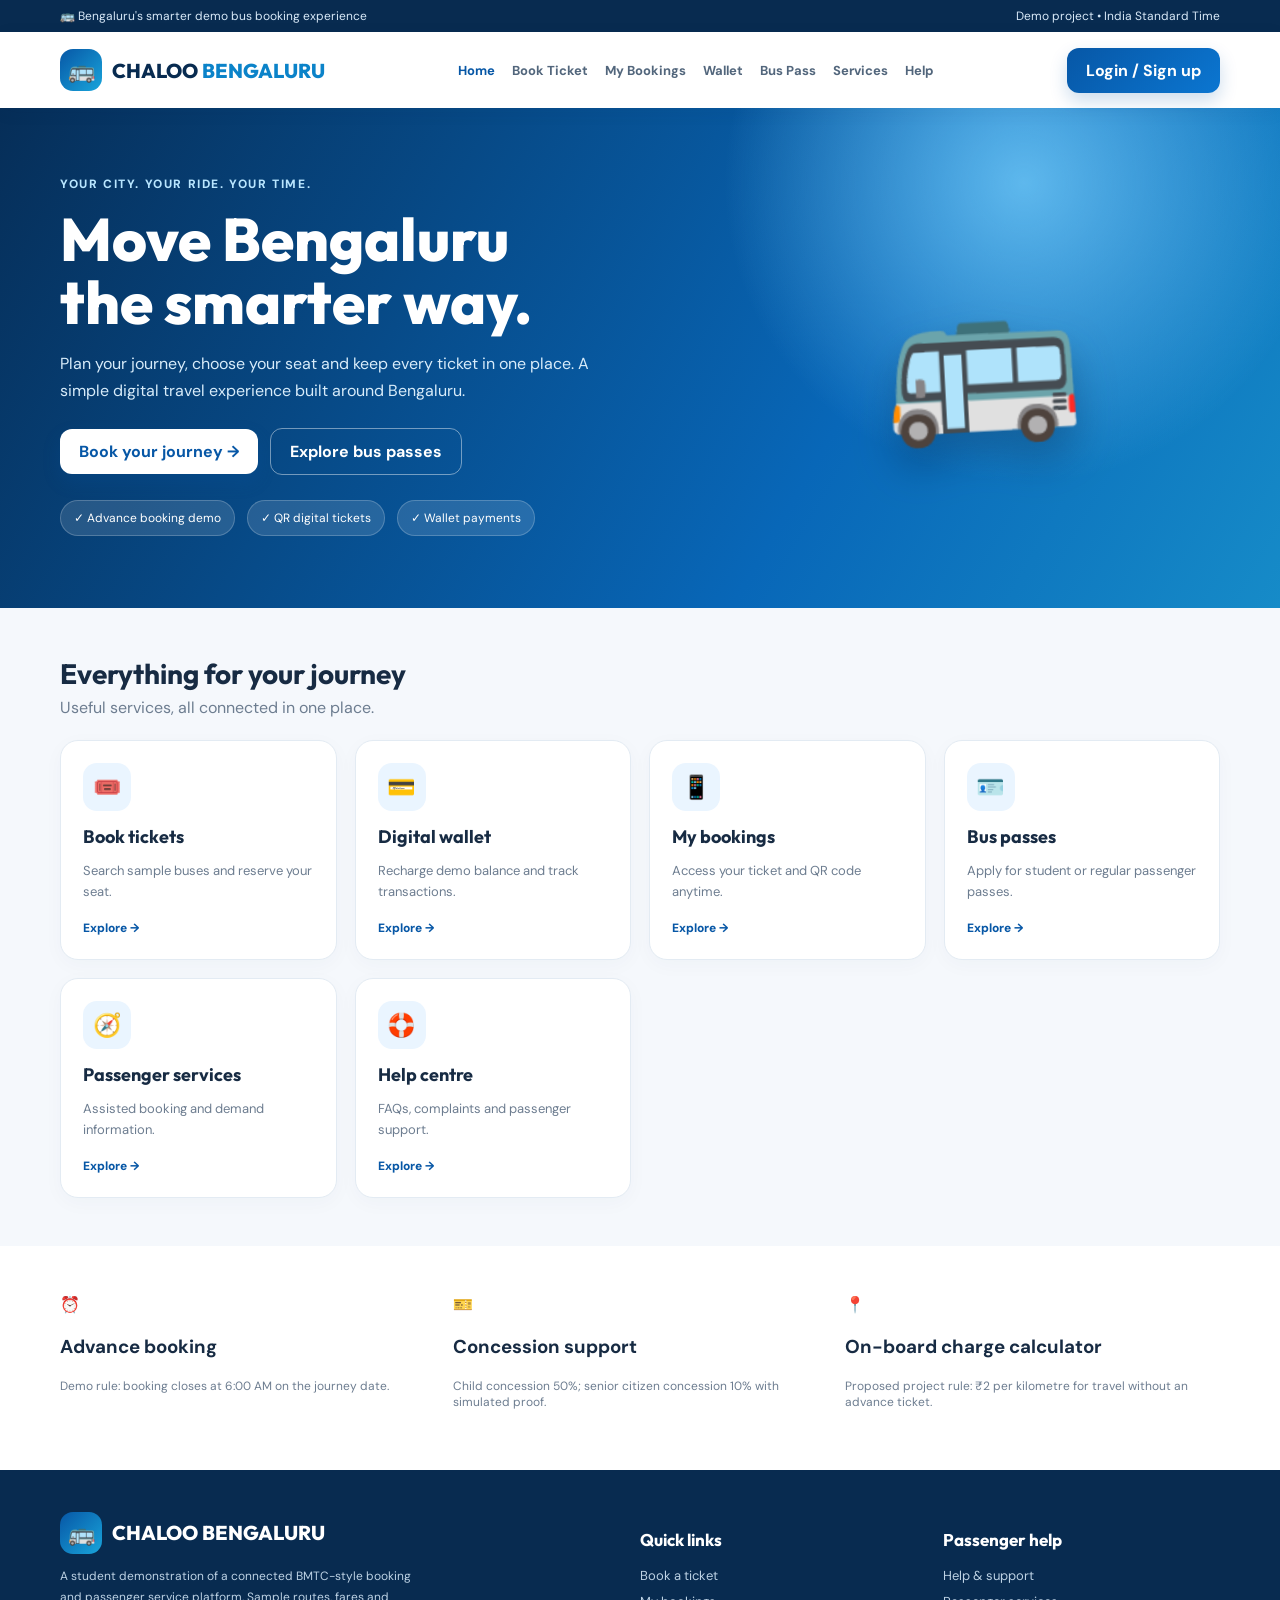
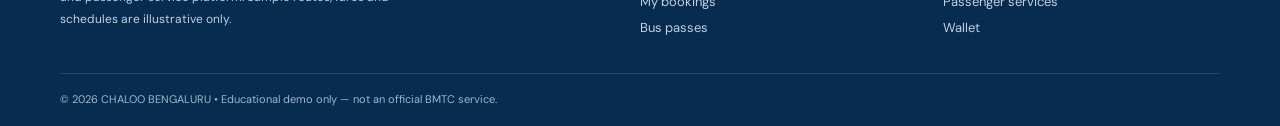
<file: index.html>
<!DOCTYPE html>
<html lang="en">
<head>
  <meta charset="UTF-8"><meta name="viewport" content="width=device-width, initial-scale=1.0">
  <meta name="theme-color" content="#0757a6">
  <title>Home | CHALOO BENGALURU</title>
  <link rel="preconnect" href="https://fonts.googleapis.com">
  <link href="https://fonts.googleapis.com/css2?family=DM+Sans:wght@400;500;600;700;800&family=Outfit:wght@500;600;700;800&display=swap" rel="stylesheet">
  <link rel="stylesheet" href="css/style.css">
</head>
<body data-page="index">
  <div id="app"></div>
  <script src="js/script.js"></script>
</body>
</html>
</file>
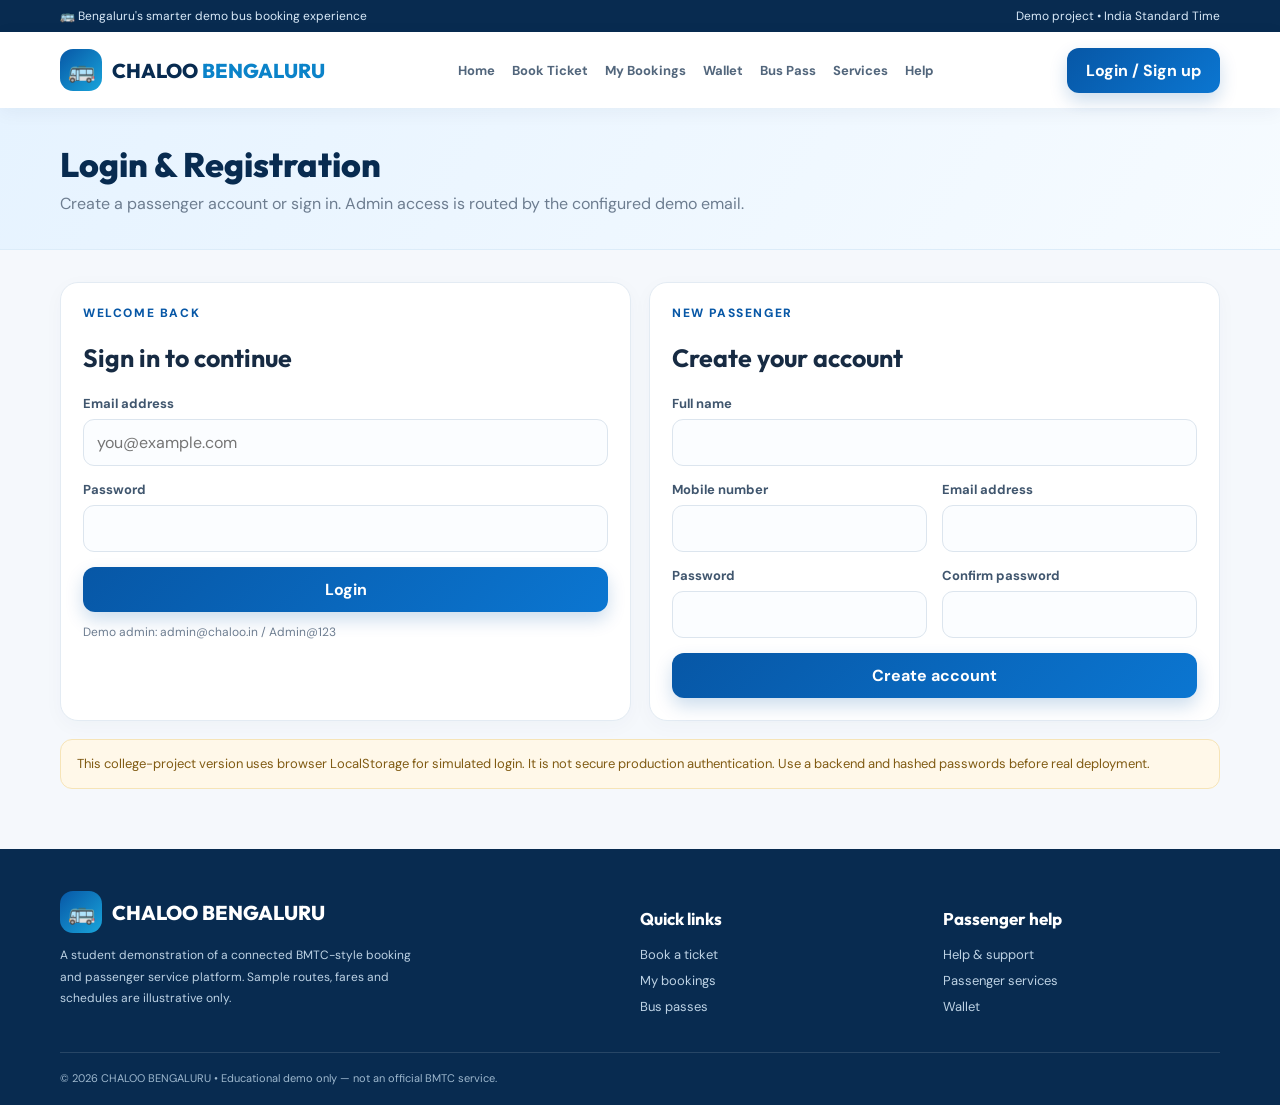
<file: admin.html>
<!DOCTYPE html>
<html lang="en">
<head>
  <meta charset="UTF-8"><meta name="viewport" content="width=device-width, initial-scale=1.0">
  <meta name="theme-color" content="#0757a6">
  <title>Admin Dashboard | CHALOO BENGALURU</title>
  <link rel="preconnect" href="https://fonts.googleapis.com">
  <link href="https://fonts.googleapis.com/css2?family=DM+Sans:wght@400;500;600;700;800&family=Outfit:wght@500;600;700;800&display=swap" rel="stylesheet">
  <link rel="stylesheet" href="css/style.css">
</head>
<body data-page="admin">
  <div id="app"></div>
  <script src="js/script.js"></script>
</body>
</html>
</file>
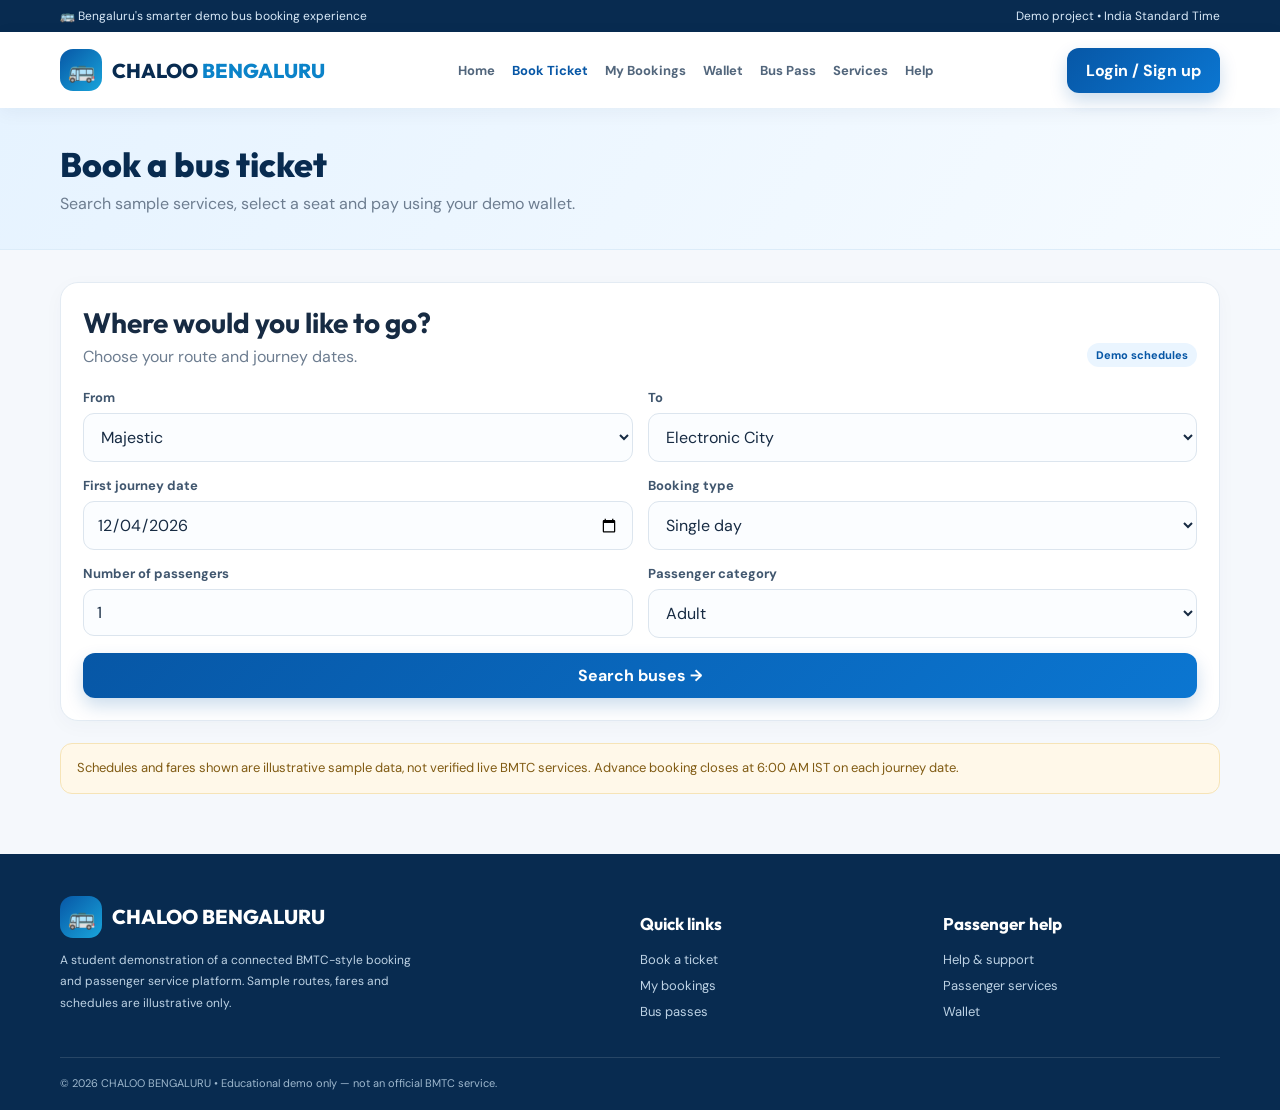
<file: booking.html>
<!DOCTYPE html>
<html lang="en">
<head>
  <meta charset="UTF-8"><meta name="viewport" content="width=device-width, initial-scale=1.0">
  <meta name="theme-color" content="#0757a6">
  <title>Book a Ticket | CHALOO BENGALURU</title>
  <link rel="preconnect" href="https://fonts.googleapis.com">
  <link href="https://fonts.googleapis.com/css2?family=DM+Sans:wght@400;500;600;700;800&family=Outfit:wght@500;600;700;800&display=swap" rel="stylesheet">
  <link rel="stylesheet" href="css/style.css">
</head>
<body data-page="booking">
  <div id="app"></div>
  <script src="js/script.js"></script>
</body>
</html>
</file>
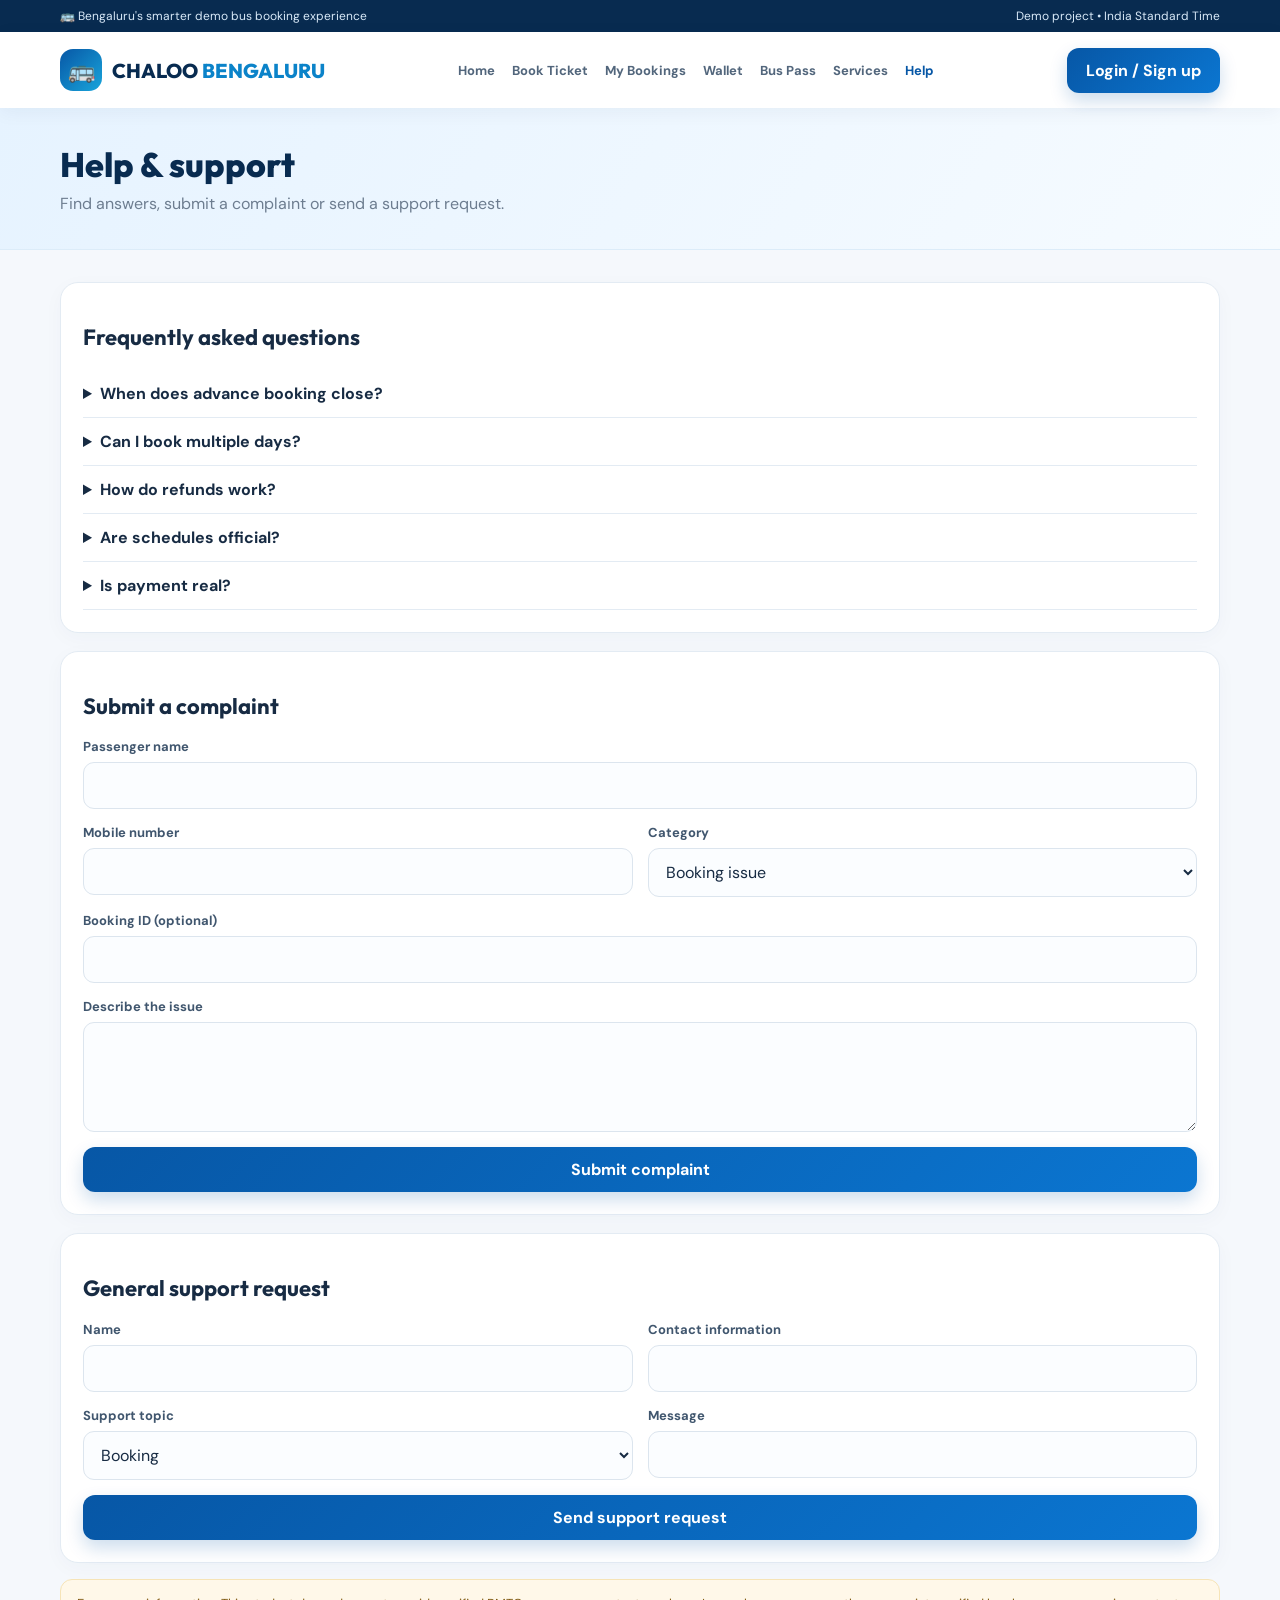
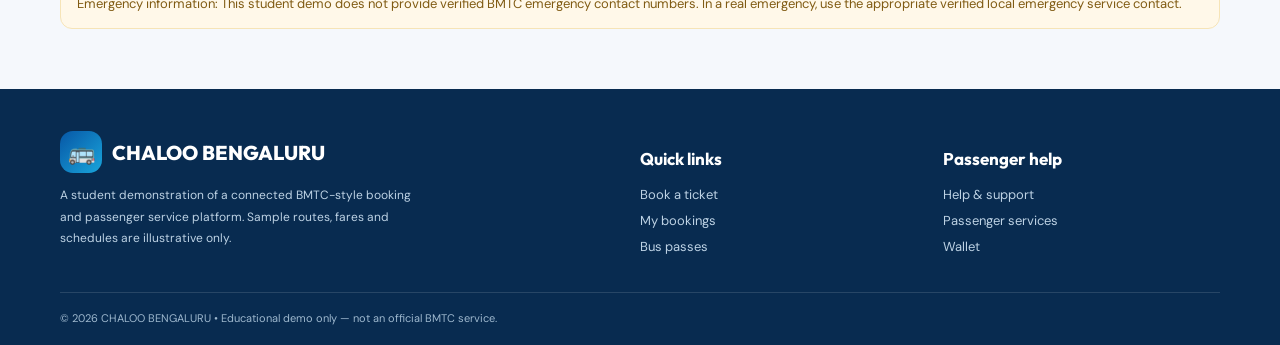
<file: help.html>
<!DOCTYPE html>
<html lang="en">
<head>
  <meta charset="UTF-8"><meta name="viewport" content="width=device-width, initial-scale=1.0">
  <meta name="theme-color" content="#0757a6">
  <title>Help & Support | CHALOO BENGALURU</title>
  <link rel="preconnect" href="https://fonts.googleapis.com">
  <link href="https://fonts.googleapis.com/css2?family=DM+Sans:wght@400;500;600;700;800&family=Outfit:wght@500;600;700;800&display=swap" rel="stylesheet">
  <link rel="stylesheet" href="css/style.css">
</head>
<body data-page="help">
  <div id="app"></div>
  <script src="js/script.js"></script>
</body>
</html>
</file>
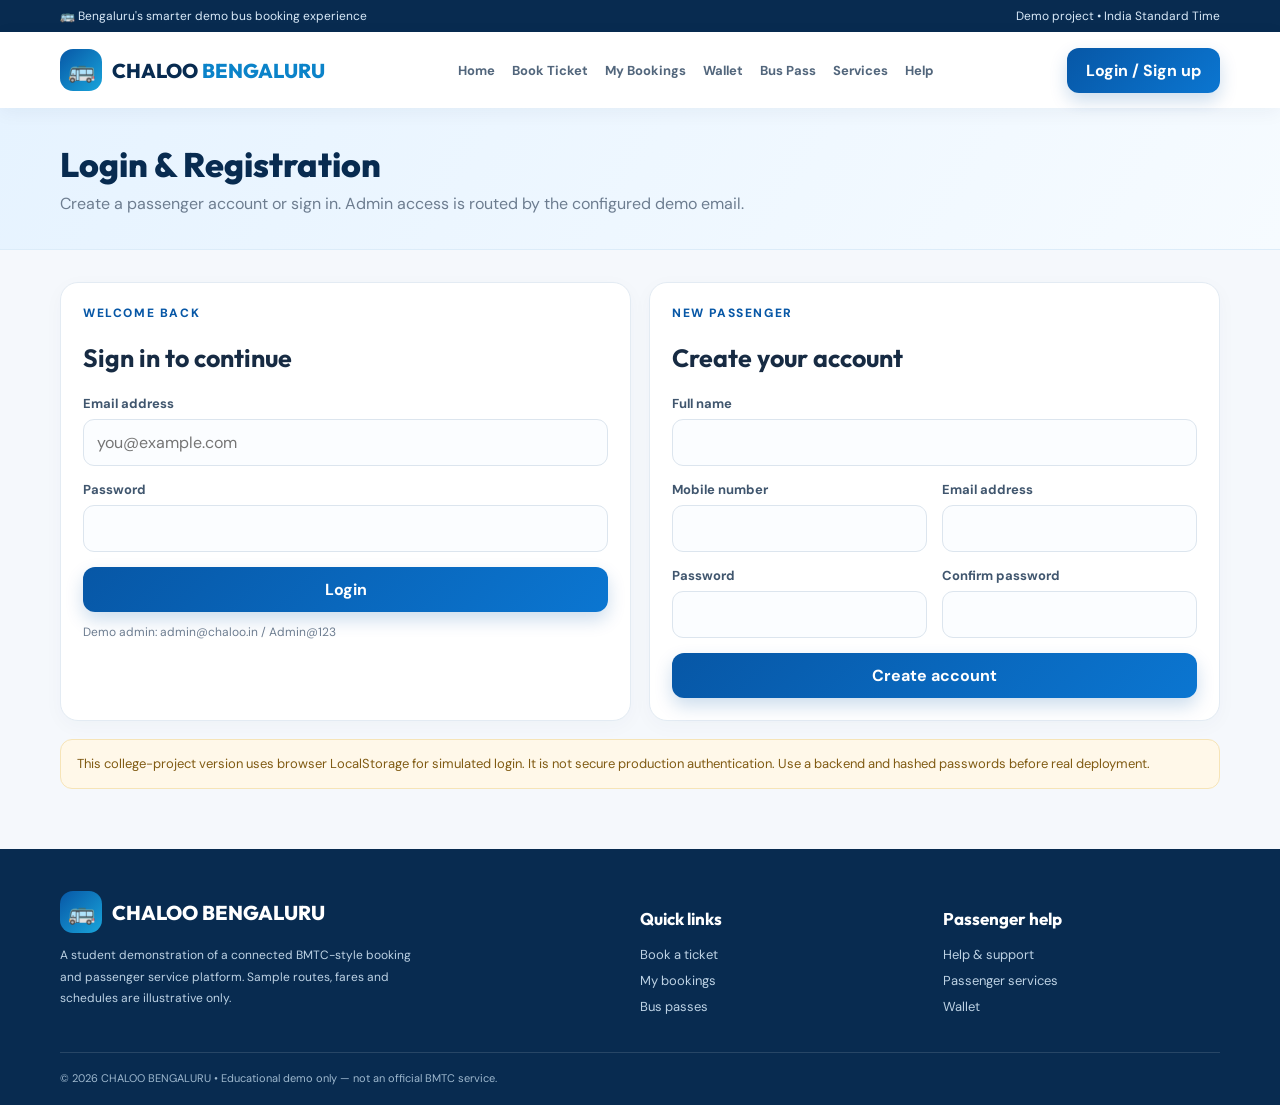
<file: login.html>
<!DOCTYPE html>
<html lang="en">
<head>
  <meta charset="UTF-8"><meta name="viewport" content="width=device-width, initial-scale=1.0">
  <meta name="theme-color" content="#0757a6">
  <title>Login / Register | CHALOO BENGALURU</title>
  <link rel="preconnect" href="https://fonts.googleapis.com">
  <link href="https://fonts.googleapis.com/css2?family=DM+Sans:wght@400;500;600;700;800&family=Outfit:wght@500;600;700;800&display=swap" rel="stylesheet">
  <link rel="stylesheet" href="css/style.css">
</head>
<body data-page="login">
  <div id="app"></div>
  <script src="js/script.js"></script>
</body>
</html>
</file>
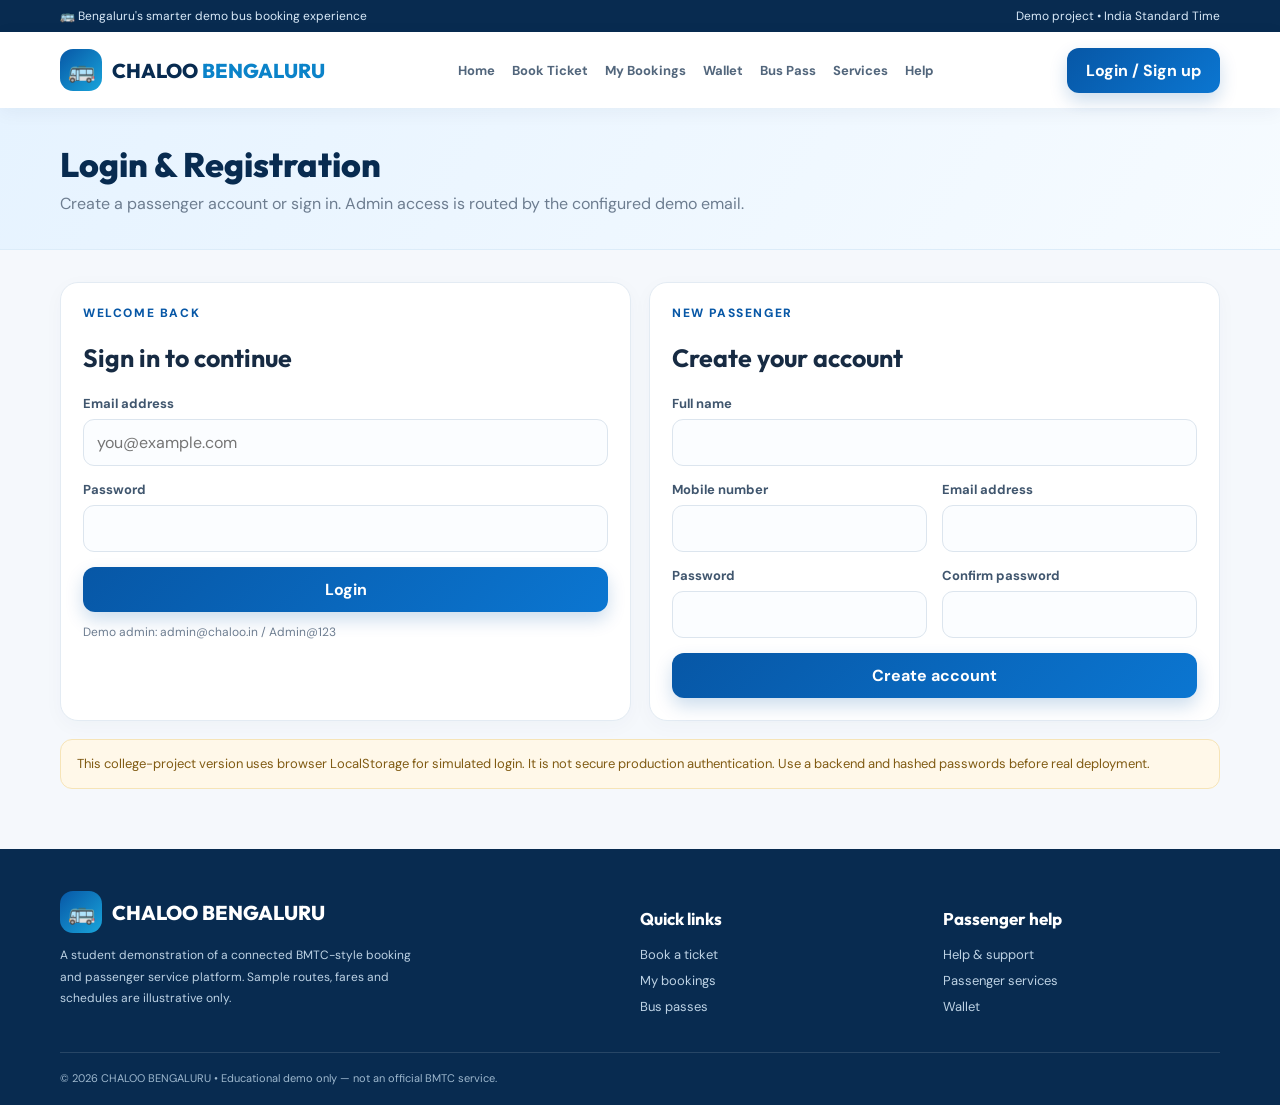
<file: passes.html>
<!DOCTYPE html>
<html lang="en">
<head>
  <meta charset="UTF-8"><meta name="viewport" content="width=device-width, initial-scale=1.0">
  <meta name="theme-color" content="#0757a6">
  <title>Bus Passes | CHALOO BENGALURU</title>
  <link rel="preconnect" href="https://fonts.googleapis.com">
  <link href="https://fonts.googleapis.com/css2?family=DM+Sans:wght@400;500;600;700;800&family=Outfit:wght@500;600;700;800&display=swap" rel="stylesheet">
  <link rel="stylesheet" href="css/style.css">
</head>
<body data-page="passes">
  <div id="app"></div>
  <script src="js/script.js"></script>
</body>
</html>
</file>
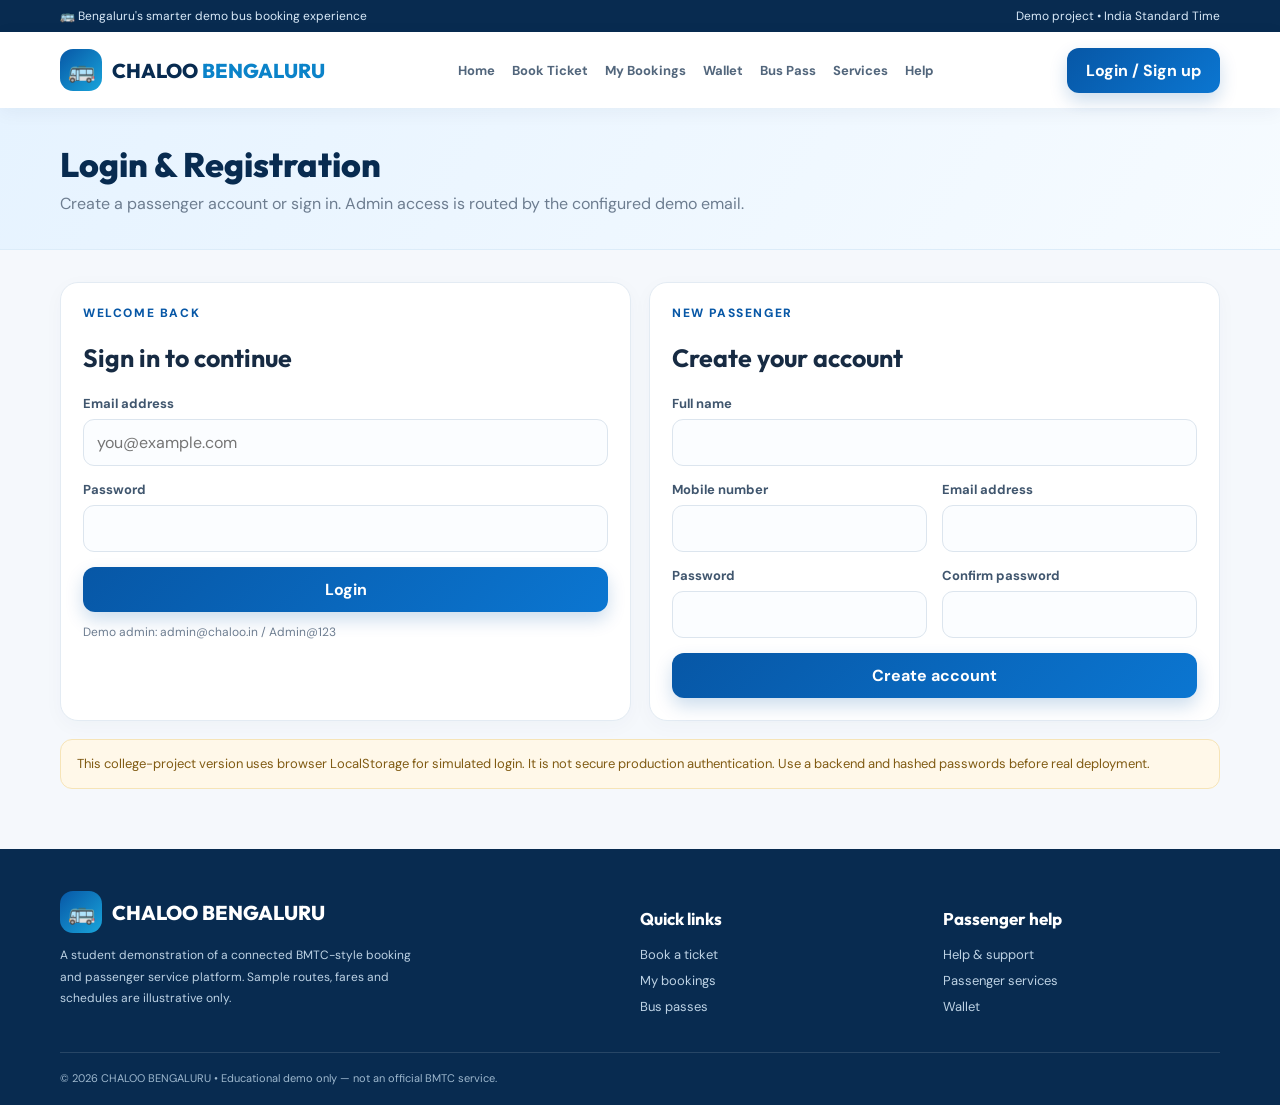
<file: seats.html>
<!DOCTYPE html>
<html lang="en">
<head>
  <meta charset="UTF-8"><meta name="viewport" content="width=device-width, initial-scale=1.0">
  <meta name="theme-color" content="#0757a6">
  <title>Choose Your Seats | CHALOO BENGALURU</title>
  <link rel="preconnect" href="https://fonts.googleapis.com">
  <link href="https://fonts.googleapis.com/css2?family=DM+Sans:wght@400;500;600;700;800&family=Outfit:wght@500;600;700;800&display=swap" rel="stylesheet">
  <link rel="stylesheet" href="css/style.css">
</head>
<body data-page="seats">
  <div id="app"></div>
  <script src="js/script.js"></script>
</body>
</html>
</file>
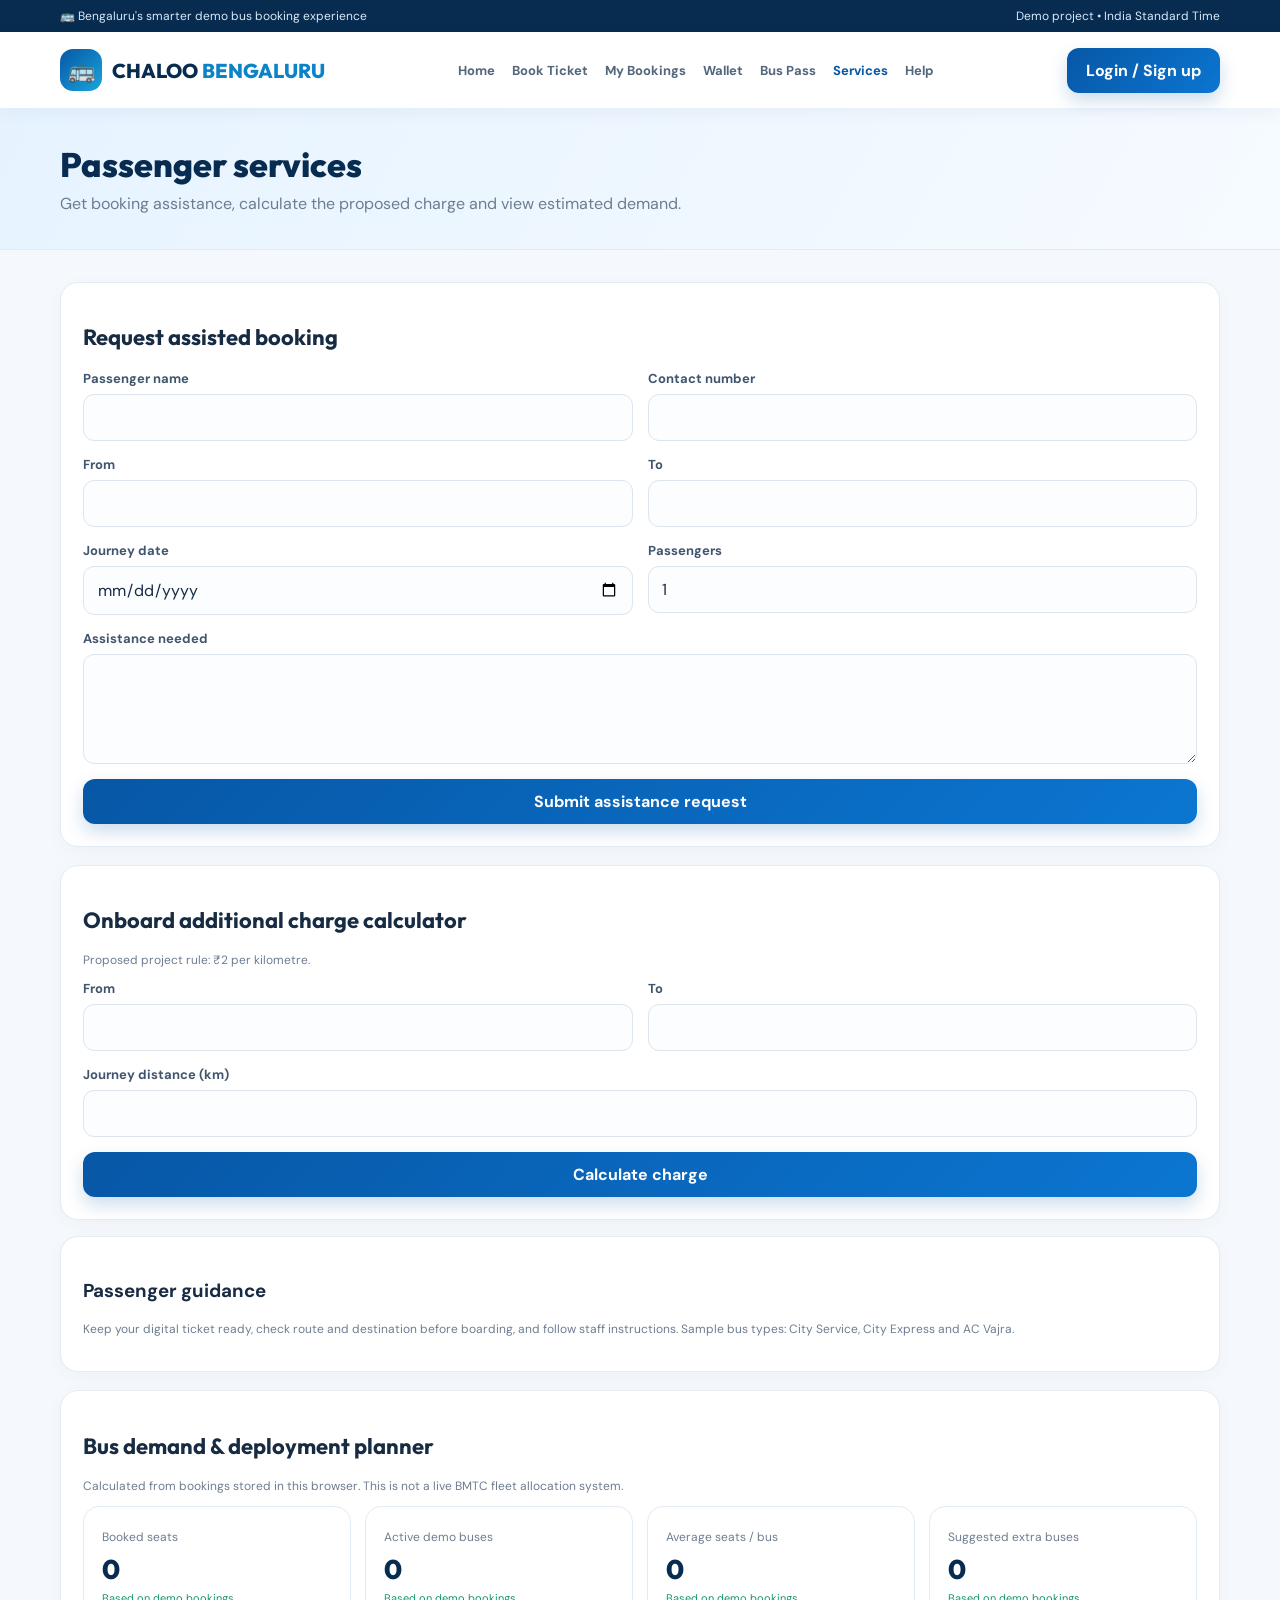
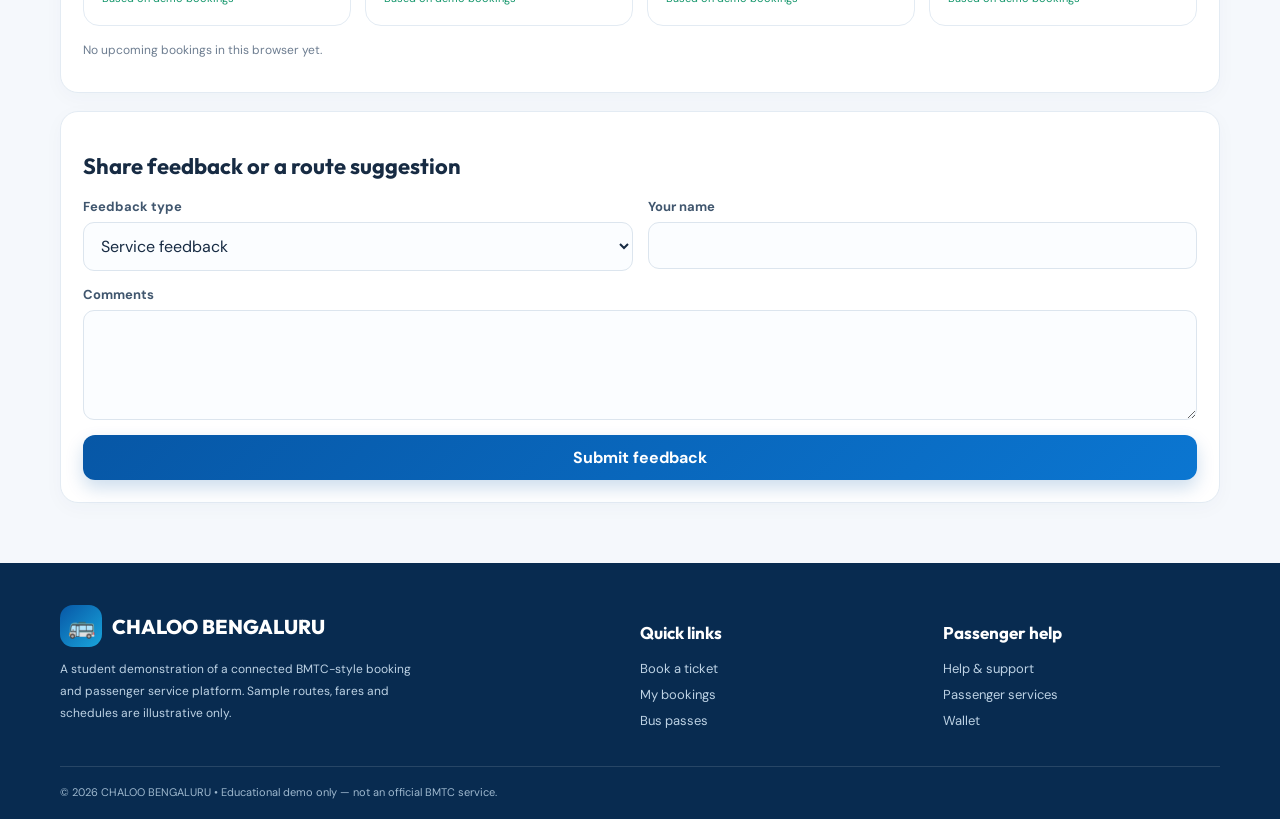
<file: services.html>
<!DOCTYPE html>
<html lang="en">
<head>
  <meta charset="UTF-8"><meta name="viewport" content="width=device-width, initial-scale=1.0">
  <meta name="theme-color" content="#0757a6">
  <title>Passenger Services | CHALOO BENGALURU</title>
  <link rel="preconnect" href="https://fonts.googleapis.com">
  <link href="https://fonts.googleapis.com/css2?family=DM+Sans:wght@400;500;600;700;800&family=Outfit:wght@500;600;700;800&display=swap" rel="stylesheet">
  <link rel="stylesheet" href="css/style.css">
</head>
<body data-page="services">
  <div id="app"></div>
  <script src="js/script.js"></script>
</body>
</html>
</file>
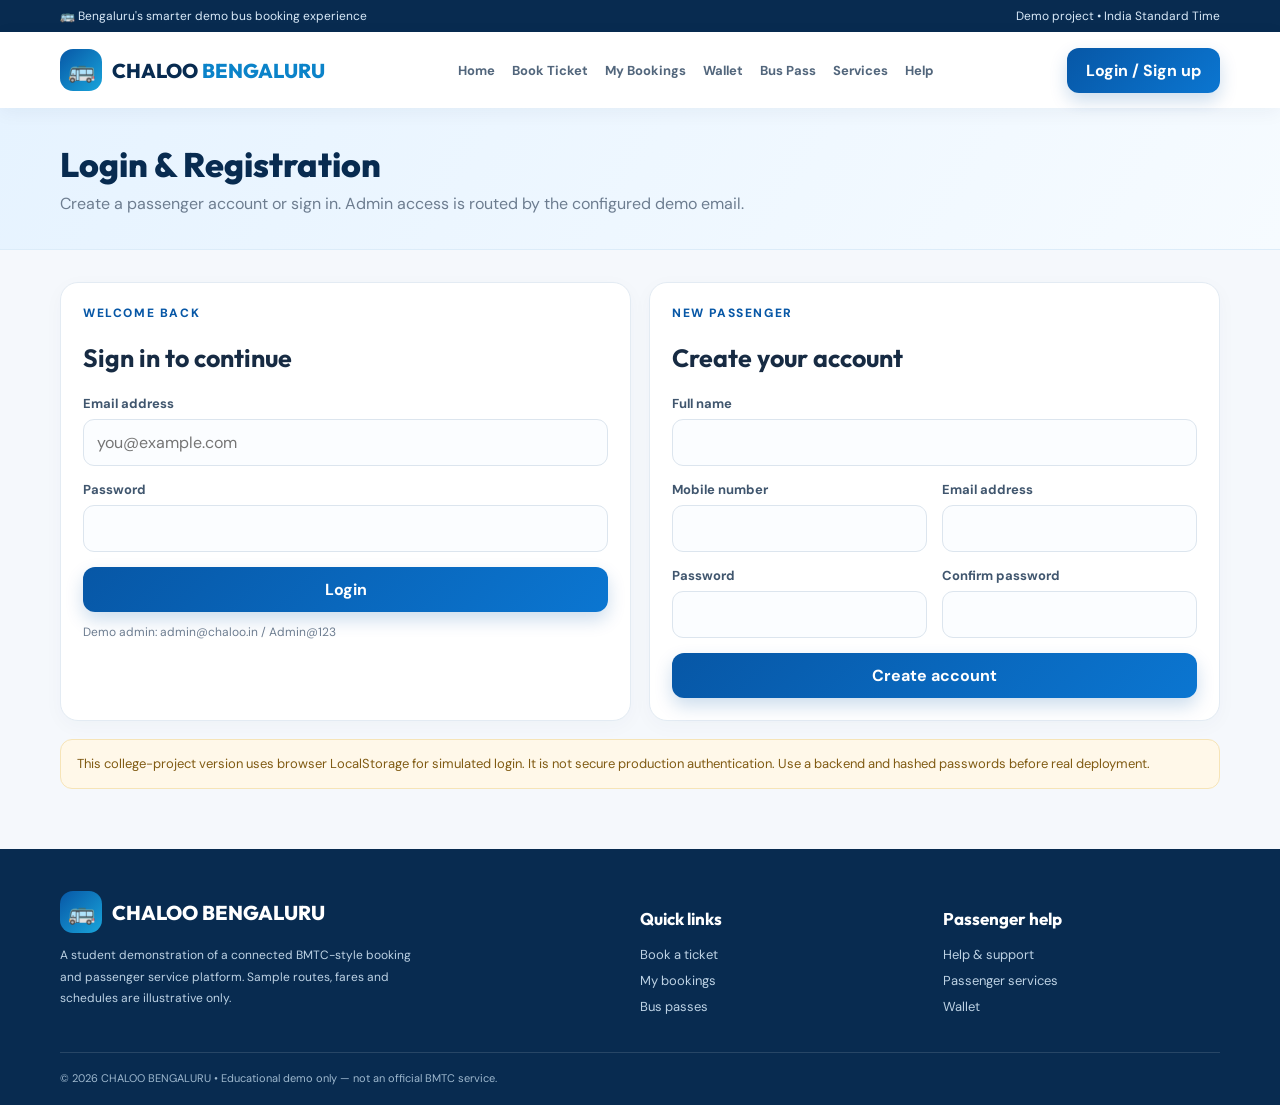
<file: tickets.html>
<!DOCTYPE html>
<html lang="en">
<head>
  <meta charset="UTF-8"><meta name="viewport" content="width=device-width, initial-scale=1.0">
  <meta name="theme-color" content="#0757a6">
  <title>My Bookings | CHALOO BENGALURU</title>
  <link rel="preconnect" href="https://fonts.googleapis.com">
  <link href="https://fonts.googleapis.com/css2?family=DM+Sans:wght@400;500;600;700;800&family=Outfit:wght@500;600;700;800&display=swap" rel="stylesheet">
  <link rel="stylesheet" href="css/style.css">
</head>
<body data-page="tickets">
  <div id="app"></div>
  <script src="js/script.js"></script>
</body>
</html>
</file>
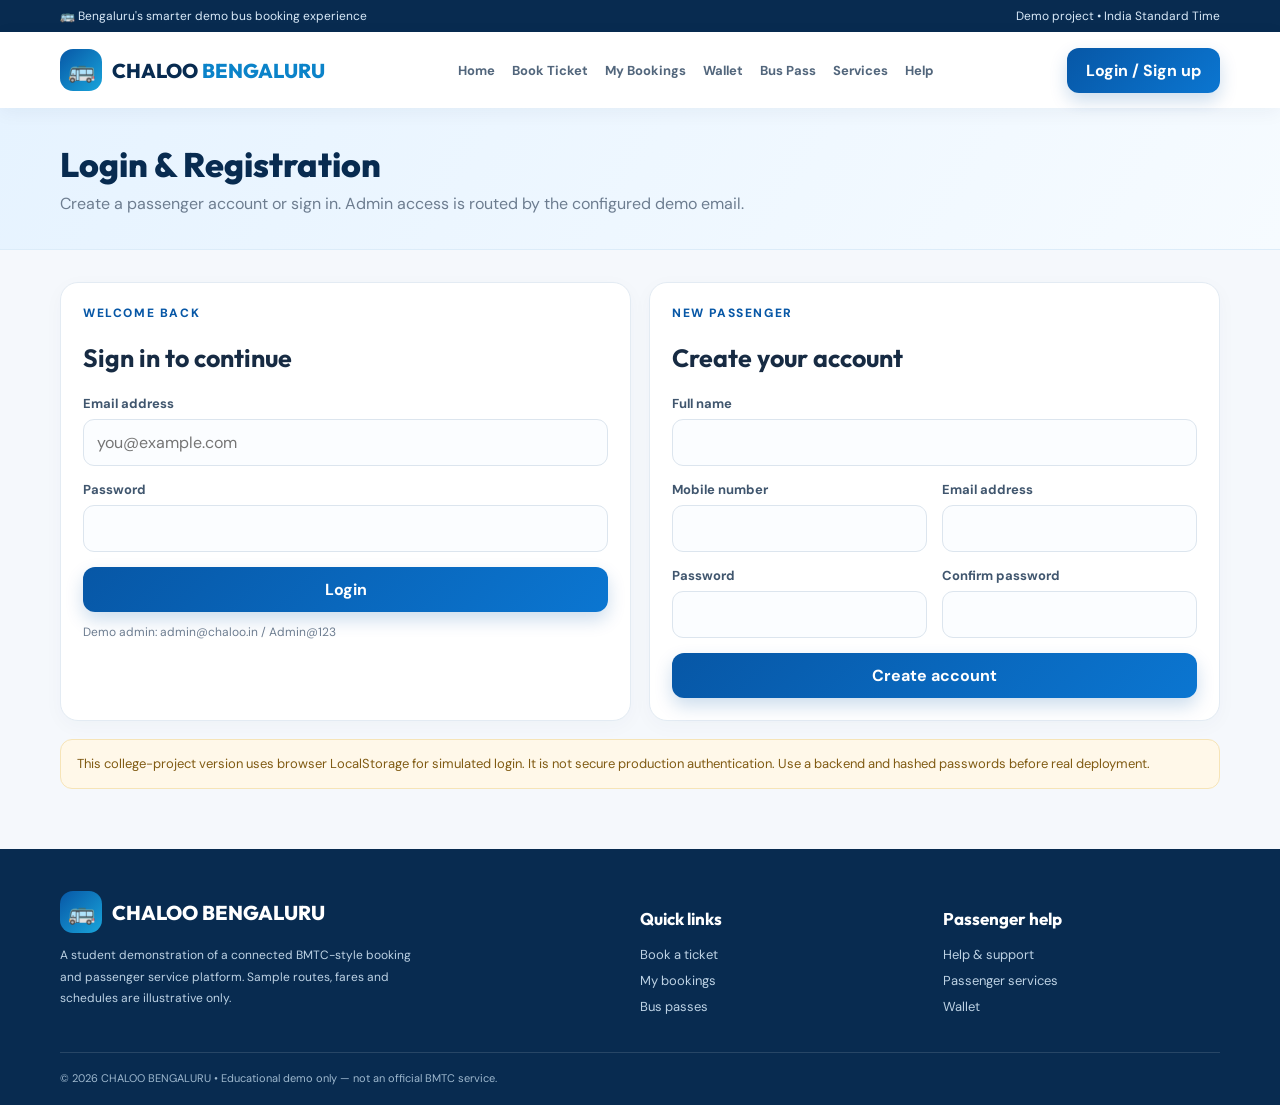
<file: wallet.html>
<!DOCTYPE html>
<html lang="en">
<head>
  <meta charset="UTF-8"><meta name="viewport" content="width=device-width, initial-scale=1.0">
  <meta name="theme-color" content="#0757a6">
  <title>My Wallet | CHALOO BENGALURU</title>
  <link rel="preconnect" href="https://fonts.googleapis.com">
  <link href="https://fonts.googleapis.com/css2?family=DM+Sans:wght@400;500;600;700;800&family=Outfit:wght@500;600;700;800&display=swap" rel="stylesheet">
  <link rel="stylesheet" href="css/style.css">
</head>
<body data-page="wallet">
  <div id="app"></div>
  <script src="js/script.js"></script>
</body>
</html>
</file>
<file: css/style.css>
:root{--blue:#0757a6;--blue2:#0b76d1;--navy:#082b50;--sky:#eaf5ff;--ink:#172b43;--muted:#6d7d90;--line:#e3ebf3;--green:#14966b;--orange:#f59e0b;--red:#dc4c55;--white:#fff;--shadow:0 14px 38px rgba(20,64,105,.10)}
*{box-sizing:border-box}html{scroll-behavior:smooth}body{margin:0;background:#f5f8fc;color:var(--ink);font-family:'DM Sans',sans-serif}a{text-decoration:none;color:inherit}button,input,select,textarea{font:inherit}button,.btn{border:0;cursor:pointer;border-radius:12px;padding:12px 19px;font-weight:700;transition:.2s;display:inline-flex;align-items:center;justify-content:center;gap:8px}.btn-primary{background:linear-gradient(135deg,var(--blue),var(--blue2));color:white;box-shadow:0 8px 18px #0757a633}.btn-primary:hover{transform:translateY(-2px);box-shadow:0 12px 22px #0757a644}.btn-light{background:#edf5fc;color:var(--blue)}.btn-outline{border:1px solid #c9d9e8;color:var(--blue);background:white}.btn-danger{background:#fff0f0;color:var(--red)}.container{width:min(1160px,92%);margin:auto}.topbar{background:var(--navy);color:#d8e9f8;font-size:12px;padding:8px 0}.topbar .container{display:flex;justify-content:space-between;gap:12px}.navbar{background:white;position:sticky;top:0;z-index:10;box-shadow:0 4px 18px #102f4b0d}.nav-inner{min-height:76px;display:flex;align-items:center;justify-content:space-between;gap:20px}.brand{display:flex;align-items:center;gap:10px;font-family:Outfit,sans-serif;font-weight:800;color:var(--navy);font-size:20px;white-space:nowrap}.brand-mark{width:42px;height:42px;border-radius:13px;background:linear-gradient(135deg,#0757a6,#19a5db);color:white;display:grid;place-items:center;font-size:22px}.nav-links{display:flex;align-items:center;gap:17px;font-size:13px;font-weight:700;color:#52667c}.nav-links a:hover,.nav-links a.active{color:var(--blue)}.nav-actions{display:flex;align-items:center;gap:8px}.menu-toggle{display:none;background:#eef5fb;color:var(--blue)}.hero{background:radial-gradient(circle at 80% 15%,#5eb8ed 0,transparent 27%),linear-gradient(120deg,#062e58,#0867b8 65%,#168bc8);color:white;padding:68px 0 72px;overflow:hidden;position:relative}.hero-grid{display:grid;grid-template-columns:1.15fr .85fr;align-items:center;gap:40px}.eyebrow{font-size:12px;letter-spacing:1.6px;text-transform:uppercase;font-weight:800;color:#b9e6ff}.hero h1{font:800 clamp(38px,5vw,60px)/1.05 Outfit,sans-serif;margin:16px 0}.hero p{color:#d8ecfa;max-width:580px;line-height:1.7;font-size:16px}.hero-art{font-size:160px;text-align:center;filter:drop-shadow(0 22px 20px #00254c55);transform:rotate(-3deg)}.hero-badges{display:flex;gap:12px;flex-wrap:wrap;margin-top:25px}.badge{background:#ffffff20;border:1px solid #ffffff35;padding:9px 13px;border-radius:30px;font-size:12px}.section{padding:48px 0}.section-head{display:flex;justify-content:space-between;align-items:end;gap:16px;margin-bottom:22px}.section-head h2{font:700 28px Outfit;margin:0 0 6px}.section-head p{color:var(--muted);margin:0}.grid{display:grid;gap:18px}.grid-3{grid-template-columns:repeat(3,1fr)}.grid-4{grid-template-columns:repeat(4,1fr)}.card{background:white;border:1px solid var(--line);border-radius:18px;padding:22px;box-shadow:0 5px 20px #153b5b08}.card:hover{box-shadow:var(--shadow)}.service-card .icon{width:48px;height:48px;border-radius:14px;background:var(--sky);display:grid;place-items:center;font-size:23px;margin-bottom:14px}.service-card h3{margin:0 0 8px;font:700 18px Outfit}.service-card p{color:var(--muted);font-size:13px;line-height:1.6;min-height:42px}.page-hero{background:linear-gradient(120deg,#e6f3ff,#f6fbff);padding:35px 0;border-bottom:1px solid #dcecf9}.page-hero h1{font:800 34px Outfit;margin:0 0 7px;color:var(--navy)}.page-hero p{color:var(--muted);margin:0}.content{padding:32px 0 60px}.form-grid{display:grid;grid-template-columns:repeat(2,1fr);gap:15px}.field{display:flex;flex-direction:column;gap:7px}.field.full{grid-column:1/-1}.field label{font-size:13px;font-weight:700;color:#40566e}.field input,.field select,.field textarea{width:100%;border:1px solid #dce5ee;border-radius:11px;padding:12px 13px;background:#fbfdff;outline:none;color:var(--ink)}.field input:focus,.field select:focus,.field textarea:focus{border-color:#3c94d5;box-shadow:0 0 0 3px #3c94d51a}.field textarea{min-height:110px;resize:vertical}.muted{color:var(--muted)}.small{font-size:12px}.row{display:flex;align-items:center;gap:12px;flex-wrap:wrap}.between{justify-content:space-between}.stats{display:grid;grid-template-columns:repeat(4,1fr);gap:14px}.stat{background:white;border:1px solid var(--line);border-radius:16px;padding:18px}.stat .label{color:var(--muted);font-size:12px}.stat strong{display:block;font:800 27px Outfit;margin-top:6px;color:var(--navy)}.stat .mini{font-size:11px;color:var(--green);margin-top:4px}.table-wrap{overflow:auto;background:white;border:1px solid var(--line);border-radius:16px}table{border-collapse:collapse;width:100%;min-width:650px}th,td{text-align:left;padding:14px 16px;border-bottom:1px solid #edf1f5;font-size:13px}th{background:#f5f9fd;color:#62768b;font-size:11px;text-transform:uppercase;letter-spacing:.6px}tr:last-child td{border-bottom:0}.pill{display:inline-flex;padding:5px 9px;border-radius:30px;font-size:11px;font-weight:800;background:#eaf5ff;color:var(--blue)}.pill.green{background:#e8f8f1;color:#12835d}.pill.orange{background:#fff5df;color:#a86b00}.pill.red{background:#fff0f0;color:#c43c48}.notice{padding:14px 16px;border-radius:12px;background:#edf7ff;color:#24577e;font-size:13px;line-height:1.6;border:1px solid #d7ebfa}.notice.warn{background:#fff8e9;border-color:#f6e4b7;color:#805b13}.notice.success{background:#edfaf4;border-color:#d1f0df;color:#176d4f}.tabs{display:flex;gap:8px;flex-wrap:wrap;margin-bottom:18px}.tab{background:#edf3f8;color:#5b7086}.tab.active{background:var(--blue);color:white}.bus-card{display:grid;grid-template-columns:1fr auto;gap:18px;align-items:center}.bus-meta{display:flex;gap:20px;flex-wrap:wrap;margin-top:13px;color:var(--muted);font-size:12px}.bus-price{text-align:right}.bus-price strong{font:800 24px Outfit;color:var(--navy);display:block}.seat-layout{max-width:460px;margin:20px auto;background:#f4f8fc;border:1px solid #dce6ef;border-radius:24px;padding:25px}.driver{background:#dce9f4;border-radius:12px;padding:10px;text-align:right;font-size:12px;color:#58718a;margin-bottom:22px}.seat-grid{display:grid;grid-template-columns:repeat(4,1fr);gap:12px}.seat{height:45px;border:1px solid #b9d3e7;background:white;color:#2a668e;border-radius:10px;font-weight:800}.seat.selected{background:#0a70bd;color:white;border-color:#0a70bd}.seat.booked{background:#d9e0e7;color:#8795a3;border-color:#d9e0e7;cursor:not-allowed}.seat.reserved{background:#fff0cf;color:#9a6a10;border-color:#f2d18a;cursor:not-allowed}.legend{display:flex;gap:15px;justify-content:center;flex-wrap:wrap;font-size:12px;color:var(--muted)}.legend span:before{content:'';display:inline-block;width:10px;height:10px;border-radius:3px;background:#fff;border:1px solid #b9d3e7;margin-right:6px}.legend .l-selected:before{background:#0a70bd}.legend .l-booked:before{background:#d9e0e7}.legend .l-reserved:before{background:#fff0cf}.wallet-balance{background:linear-gradient(130deg,#062f5a,#0874c5);color:white;border-radius:20px;padding:28px}.wallet-balance strong{font:800 38px Outfit;display:block;margin:8px 0}.ticket{border:1px dashed #b8cad9;border-radius:16px;padding:20px;background:white}.ticket-head{display:flex;justify-content:space-between;gap:10px;border-bottom:1px dashed #d5e0e9;padding-bottom:14px;margin-bottom:14px}.qr{width:112px;height:112px;object-fit:contain}.footer{background:#082b50;color:#d3e4f3;padding:42px 0 20px}.footer-grid{display:grid;grid-template-columns:2fr 1fr 1fr;gap:25px}.footer h3{color:white;font:700 17px Outfit}.footer a{display:block;color:#bdd2e4;font-size:13px;margin:9px 0}.copyright{border-top:1px solid #ffffff20;margin-top:28px;padding-top:18px;font-size:11px;color:#9eb8ce}.empty{text-align:center;padding:38px;color:var(--muted)}.empty .emoji{font-size:40px}.toast{position:fixed;right:20px;bottom:20px;background:#102f4b;color:white;padding:13px 18px;border-radius:12px;box-shadow:var(--shadow);z-index:50;max-width:330px;animation:slide .25s}.hidden{display:none!important}@keyframes slide{from{transform:translateY(15px);opacity:0}to{transform:none;opacity:1}}.admin-banner{background:linear-gradient(120deg,#082b50,#0d5795);color:white;padding:25px;border-radius:18px;margin-bottom:20px}.admin-banner h2{font:700 24px Outfit;margin:0 0 6px}
@media(max-width:900px){.nav-links{display:none;position:absolute;top:76px;left:0;right:0;background:white;padding:18px 4%;box-shadow:var(--shadow);flex-direction:column;align-items:flex-start}.nav-links.open{display:flex}.menu-toggle{display:inline-flex}.nav-actions .btn{display:none}.hero-grid{grid-template-columns:1fr}.hero-art{font-size:100px}.grid-4{grid-template-columns:repeat(2,1fr)}.stats{grid-template-columns:repeat(2,1fr)}}
@media(max-width:600px){.topbar .container{font-size:10px}.brand{font-size:17px}.brand-mark{width:36px;height:36px}.hero{padding:48px 0}.hero-art{display:none}.grid-3,.grid-4,.form-grid,.footer-grid{grid-template-columns:1fr}.stats{grid-template-columns:repeat(2,1fr)}.section{padding:35px 0}.section-head{align-items:flex-start;flex-direction:column}.page-hero h1{font-size:28px}.bus-card{grid-template-columns:1fr}.bus-price{text-align:left}.field.full{grid-column:auto}}
</file>
